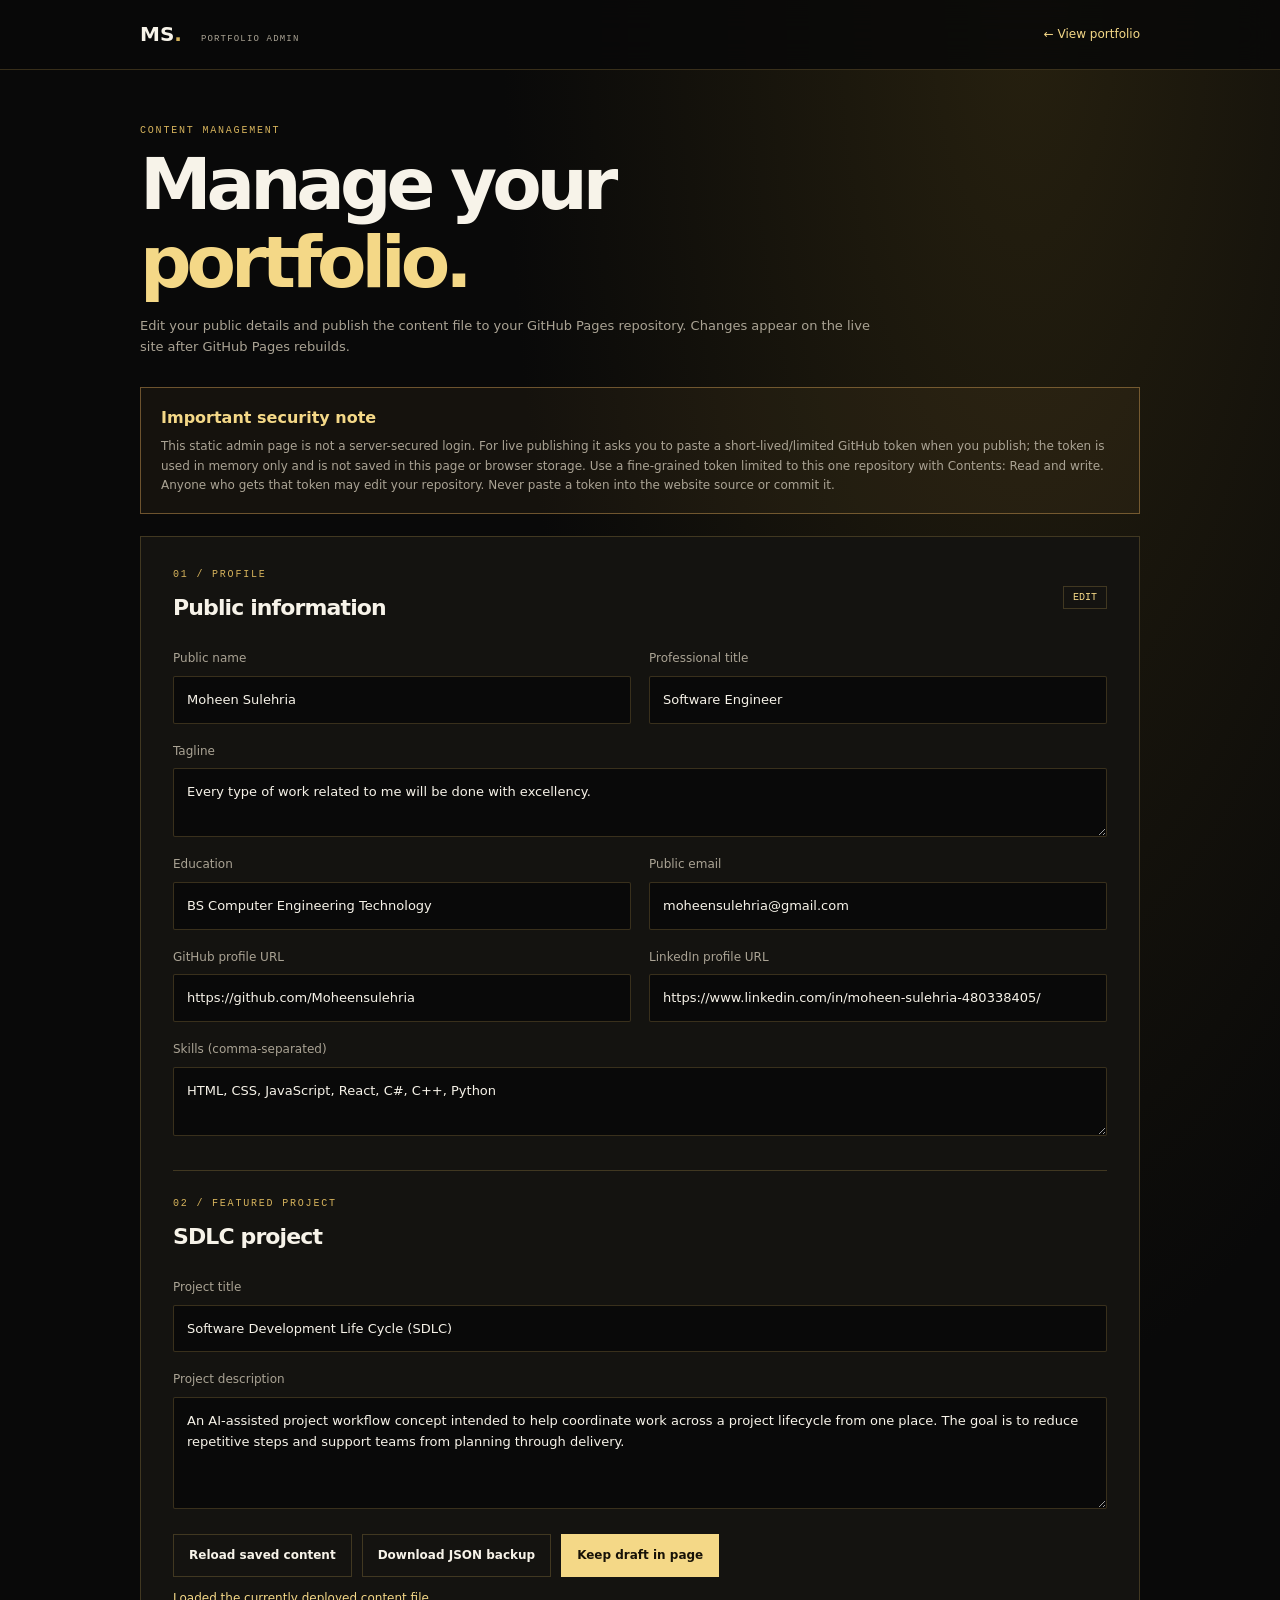
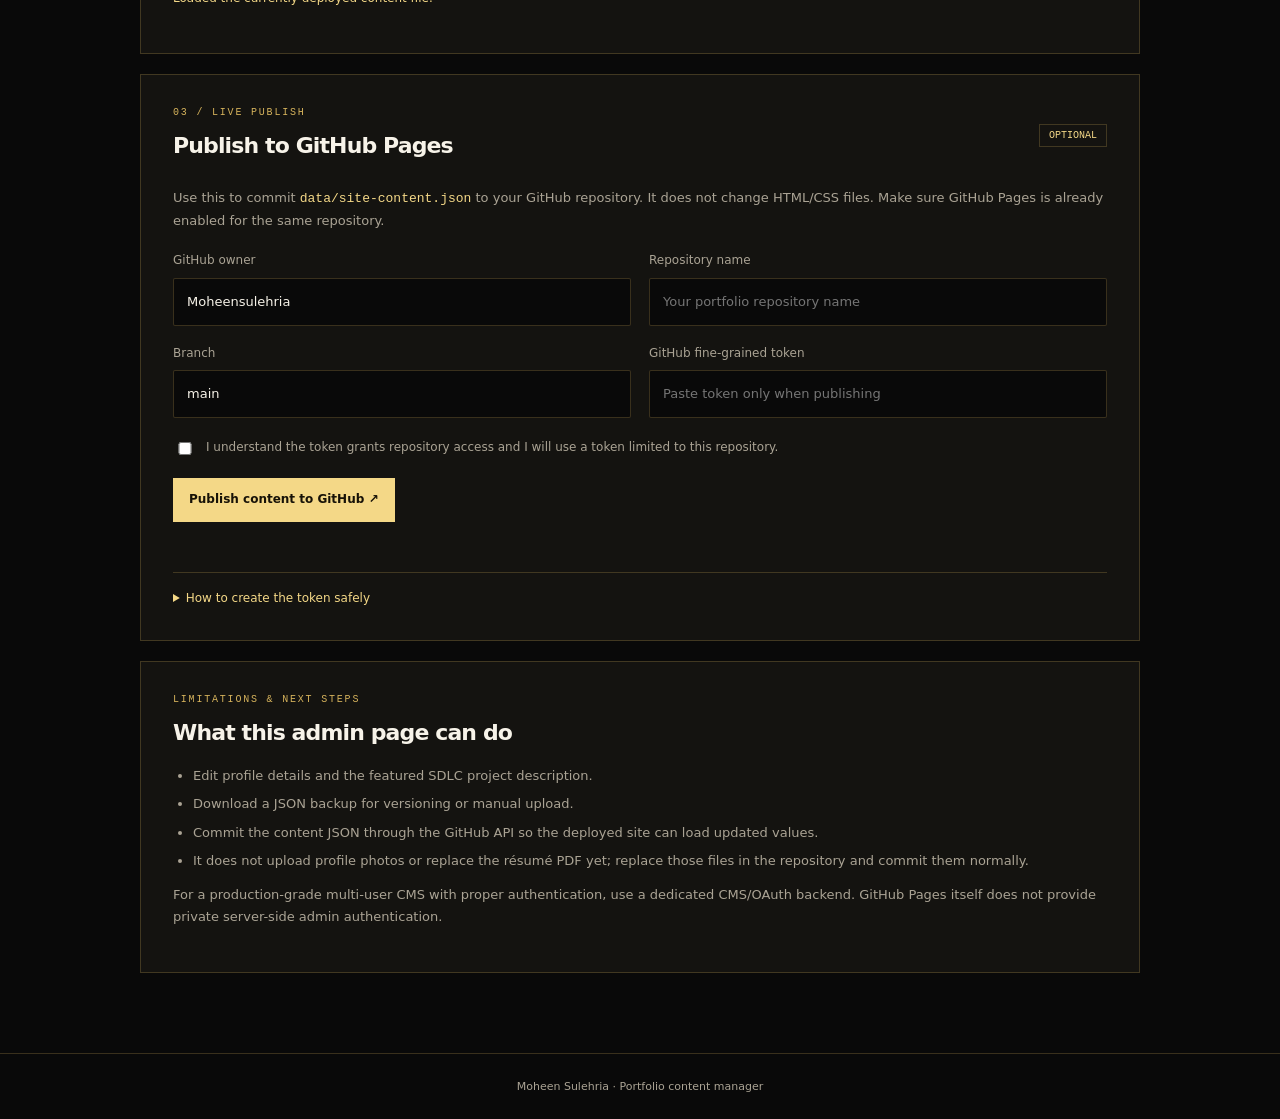
<file: admin.html>
<!doctype html>
<html lang="en"><head><meta charset="utf-8"><meta name="viewport" content="width=device-width, initial-scale=1"><meta name="robots" content="noindex,nofollow"><title>Portfolio Admin | Moheen Sulehria</title><link rel="icon" href="assets/favicon.svg" type="image/svg+xml"><link rel="stylesheet" href="css/admin.css"><script src="js/admin.js" defer></script></head>
<body><header class="admin-header"><a href="index.html" class="brand">MS<span>.</span> <small>PORTFOLIO ADMIN</small></a><a href="index.html" class="back-link">← View portfolio</a></header><main class="admin-main"><div class="intro"><p class="eyebrow">CONTENT MANAGEMENT</p><h1>Manage your <span>portfolio.</span></h1><p>Edit your public details and publish the content file to your GitHub Pages repository. Changes appear on the live site after GitHub Pages rebuilds.</p></div>
<div class="notice"><strong>Important security note</strong><p>This static admin page is not a server-secured login. For live publishing it asks you to paste a short-lived/limited GitHub token when you publish; the token is used in memory only and is not saved in this page or browser storage. Use a fine-grained token limited to this one repository with Contents: Read and write. Anyone who gets that token may edit your repository. Never paste a token into the website source or commit it.</p></div>
<form id="content-form" class="admin-card"><div class="card-heading"><div><p class="eyebrow">01 / PROFILE</p><h2>Public information</h2></div><span class="step">EDIT</span></div><div class="fields"><label>Public name<input name="name" required maxlength="100"></label><label>Professional title<input name="title" required maxlength="100"></label><label class="full">Tagline<textarea name="tagline" required rows="2" maxlength="240"></textarea></label><label>Education<input name="education" maxlength="160"></label><label>Public email<input name="email" type="email" required maxlength="200"></label><label>GitHub profile URL<input name="github" type="url" required></label><label>LinkedIn profile URL<input name="linkedin" type="url" required></label><label class="full">Skills (comma-separated)<textarea name="skills" rows="2" required></textarea></label></div>
<div class="card-heading subheading"><div><p class="eyebrow">02 / FEATURED PROJECT</p><h2>SDLC project</h2></div></div><div class="fields"><label class="full">Project title<input name="sdlcTitle" required maxlength="150"></label><label class="full">Project description<textarea name="sdlcDescription" required rows="4" maxlength="1200"></textarea></label></div>
<div class="button-row"><button type="button" class="button secondary" id="reload-content">Reload saved content</button><button type="button" class="button secondary" id="download-content">Download JSON backup</button><button type="submit" class="button primary">Keep draft in page</button></div><p id="form-status" class="status" role="status"></p></form>
<section class="admin-card publish-card"><div class="card-heading"><div><p class="eyebrow">03 / LIVE PUBLISH</p><h2>Publish to GitHub Pages</h2></div><span class="step">OPTIONAL</span></div><p class="helper">Use this to commit <code>data/site-content.json</code> to your GitHub repository. It does not change HTML/CSS files. Make sure GitHub Pages is already enabled for the same repository.</p><div class="fields"><label>GitHub owner<input id="repo-owner" value="Moheensulehria" required></label><label>Repository name<input id="repo-name" placeholder="Your portfolio repository name" required></label><label>Branch<input id="repo-branch" value="main" required></label><label>GitHub fine-grained token<input id="github-token" type="password" autocomplete="off" placeholder="Paste token only when publishing"></label></div><label class="confirm"><input type="checkbox" id="understand-token"><span>I understand the token grants repository access and I will use a token limited to this repository.</span></label><button class="button primary" id="publish-github" type="button">Publish content to GitHub ↗</button><p id="publish-status" class="status" role="status"></p><details><summary>How to create the token safely</summary><ol><li>Open GitHub → Settings → Developer settings → Personal access tokens → Fine-grained tokens.</li><li>Choose only your portfolio repository.</li><li>Grant Contents: Read and write. Do not grant administration or workflow permissions.</li><li>Generate the token, paste it above only for publishing, then clear the field after use. Consider revoking the token after publishing if you do not need it again.</li></ol></details></section>
<section class="admin-card"><p class="eyebrow">LIMITATIONS & NEXT STEPS</p><h2>What this admin page can do</h2><ul class="feature-list"><li>Edit profile details and the featured SDLC project description.</li><li>Download a JSON backup for versioning or manual upload.</li><li>Commit the content JSON through the GitHub API so the deployed site can load updated values.</li><li>It does not upload profile photos or replace the résumé PDF yet; replace those files in the repository and commit them normally.</li></ul><p class="helper">For a production-grade multi-user CMS with proper authentication, use a dedicated CMS/OAuth backend. GitHub Pages itself does not provide private server-side admin authentication.</p></section>
</main><footer>Moheen Sulehria · Portfolio content manager</footer></body></html>
</file>
<file: css/admin.css>
:root{--bg:#090909;--panel:#141310;--text:#f7f3e9;--muted:#aaa394;--gold:#d6b35c;--gold2:#f4d887;--line:rgba(214,179,92,.23);--mono:'DM Mono',monospace;--display:'Manrope',system-ui,sans-serif}*{box-sizing:border-box}body{margin:0;background:radial-gradient(ellipse at 80% 0,#26200f 0,transparent 36%),var(--bg);color:var(--text);font-family:var(--display);line-height:1.65}a{color:inherit;text-decoration:none}button,input,textarea{font:inherit}.admin-header{position:sticky;top:0;display:flex;align-items:center;justify-content:space-between;padding:18px max(5vw,calc((100vw - 1000px)/2));background:#090909dc;backdrop-filter:blur(16px);border-bottom:1px solid var(--line);z-index:5}.brand{font-weight:800;font-size:20px}.brand>span{color:var(--gold)}.brand small{font:9px var(--mono);letter-spacing:.13em;color:var(--muted);margin-left:12px}.back-link{font-size:12px;color:var(--gold2)}.admin-main{width:min(1000px,92%);margin:0 auto;padding:55px 0 80px}.intro{max-width:750px;margin-bottom:30px}.eyebrow{font:10px var(--mono);letter-spacing:.18em;color:var(--gold);margin:0 0 10px}.intro h1{font-size:clamp(2.5rem,6vw,4.5rem);letter-spacing:-.07em;line-height:1.08;margin:0}.intro h1 span{color:var(--gold2)}.intro>p:last-child,.helper{color:var(--muted);font-size:13px}.notice{border:1px solid #b98e4b88;background:#b98e4b12;padding:17px 20px;margin:25px 0 22px}.notice strong{color:var(--gold2)}.notice p{margin:5px 0 0;font-size:12px;color:var(--muted)}.admin-card{background:var(--panel);border:1px solid var(--line);padding:clamp(20px,4vw,32px);margin-top:20px}.card-heading{display:flex;justify-content:space-between;align-items:center;gap:15px;margin-bottom:23px}.card-heading h2,.admin-card h2{font-size:22px;letter-spacing:-.04em;margin:0}.step{font:10px var(--mono);border:1px solid var(--line);color:var(--gold2);padding:5px 9px}.fields{display:grid;grid-template-columns:1fr 1fr;gap:18px}.fields label{display:flex;flex-direction:column;gap:7px;font-size:12px;color:var(--muted)}.fields .full{grid-column:1/-1}input,textarea{width:100%;background:#090909;border:1px solid var(--line);color:var(--text);padding:12px 13px;outline:none;border-radius:2px;font-size:13px}input:focus,textarea:focus{border-color:var(--gold2)}textarea{resize:vertical}.subheading{margin-top:34px;padding-top:27px;border-top:1px solid var(--line)}.button-row{display:flex;gap:10px;flex-wrap:wrap;margin-top:25px}.button{padding:11px 15px;border:1px solid var(--line);cursor:pointer;font-size:12px;font-weight:700}.primary{background:var(--gold2);border-color:var(--gold2);color:#171207}.secondary{background:transparent;color:var(--text)}.status{font-size:12px;color:var(--gold2);min-height:18px}.publish-card .fields{margin-top:20px}.confirm{display:flex;align-items:flex-start;gap:10px;margin:20px 0;font-size:12px;color:var(--muted)}.confirm input{width:16px;margin-top:4px;accent-color:var(--gold)}details{margin-top:20px;border-top:1px solid var(--line);padding-top:16px;color:var(--muted);font-size:12px}summary{cursor:pointer;color:var(--gold2)}code{color:var(--gold2)}.feature-list{color:var(--muted);font-size:13px;padding-left:20px}.feature-list li{margin:7px 0}footer{text-align:center;border-top:1px solid var(--line);padding:24px;color:var(--muted);font-size:11px}@media(max-width:620px){.admin-header{padding:14px 4%}.brand small{display:block;margin:0;font-size:8px}.admin-main{padding-top:35px}.fields{grid-template-columns:1fr}.fields .full{grid-column:auto}.button-row{flex-direction:column}.button-row button{width:100%}.card-heading h2{font-size:19px}}
</file>
